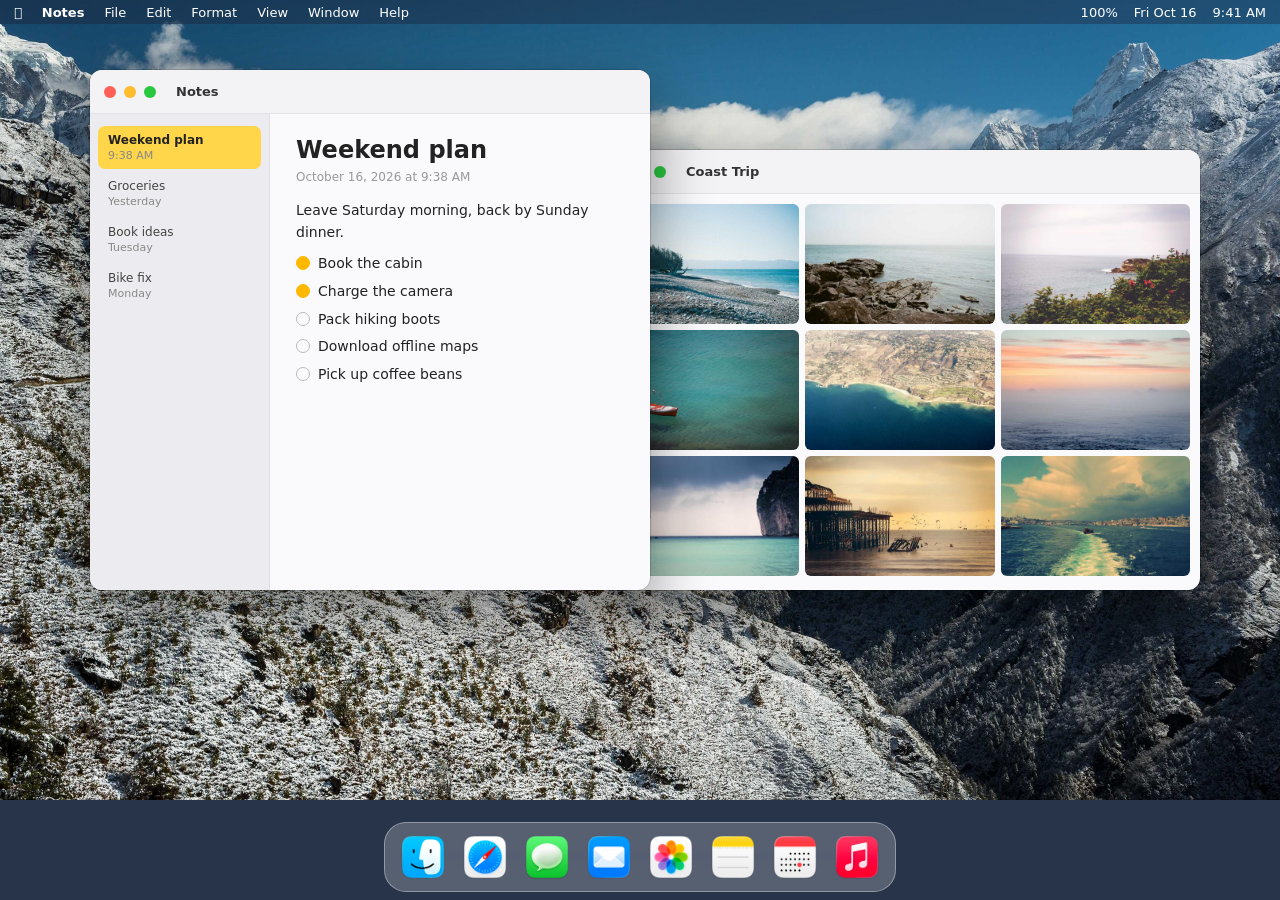
<file: design/app-store/source/desktop.html>
<!doctype html><html><head><meta charset="utf-8"><style>
*{box-sizing:border-box;margin:0;padding:0}
html,body{width:1280px;height:800px;overflow:hidden;font-family:-apple-system,"SF Pro Text",system-ui;-webkit-font-smoothing:antialiased}
body{background:#28344a url(assets/wallpaper.jpg) center/cover no-repeat;}
.menubar{position:absolute;top:0;left:0;right:0;height:24px;background:rgba(30,30,50,.35);backdrop-filter:blur(20px);color:#fff;font-size:13px;display:flex;align-items:center;padding:0 14px;gap:20px}
.menubar b{font-weight:600}.menubar .r{margin-left:auto;display:flex;gap:16px;align-items:center}
.win{position:absolute;background:#fafafc;border-radius:12px;box-shadow:0 22px 60px rgba(0,0,0,.45),0 0 0 .5px rgba(0,0,0,.3);overflow:hidden}
.bar{height:44px;display:flex;align-items:center;padding:0 14px;gap:8px;border-bottom:1px solid #e3e3e8;background:#f3f3f6}
.dot{width:12px;height:12px;border-radius:50%}.d1{background:#ff5f57}.d2{background:#febc2e}.d3{background:#28c840}
.title{font-size:13px;font-weight:600;color:#333;margin-left:12px}
.notes{left:90px;top:70px;width:560px;height:520px;display:flex;flex-direction:column}
.notes .body{display:flex;flex:1}
.side{width:180px;background:#ececf0;border-right:1px solid #e0e0e6;padding:12px 8px;font-size:12px;color:#444}
.side div{padding:7px 10px;border-radius:7px;margin-bottom:3px}.side .sel{background:#ffd54a;color:#222;font-weight:600}
.side small{display:block;color:#888;font-size:11px;margin-top:2px;font-weight:400}
.doc{flex:1;padding:22px 26px;color:#222}
.doc h1{font-size:24px;margin-bottom:6px}.doc .date{color:#999;font-size:12px;margin-bottom:16px}
.doc p,.doc li{font-size:14px;line-height:1.55}.doc ul{margin:10px 0 0 18px}.doc li{margin-bottom:6px}
.chk{display:inline-block;width:14px;height:14px;border:1.5px solid #bbb;border-radius:50%;margin-right:8px;vertical-align:-2px}
.chk.on{background:#ffb800;border-color:#ffb800}
.photos{left:600px;top:150px;width:600px;height:440px}
.grid{display:grid;grid-template-columns:repeat(3,1fr);gap:6px;padding:10px}
.ph{height:120px;border-radius:6px}
.p1{background:#ccc url(assets/photos/13.jpg) center/cover}.p2{background:#ccc url(assets/photos/14.jpg) center/cover}.p3{background:#ccc url(assets/photos/37.jpg) center/cover}.p4{background:#ccc url(assets/photos/124.jpg) center/cover}.p5{background:#ccc url(assets/photos/162.jpg) center/cover}.p6{background:#ccc url(assets/photos/213.jpg) center/cover}.p7{background:#ccc url(assets/photos/218.jpg) center/cover}.p8{background:#ccc url(assets/photos/270.jpg) center/cover}.p9{background:#ccc url(assets/photos/271.jpg) center/cover}
.dock{position:absolute;bottom:8px;left:50%;transform:translateX(-50%);display:flex;gap:10px;padding:8px 12px;background:rgba(255,255,255,.22);backdrop-filter:blur(20px);border-radius:22px;border:.5px solid rgba(255,255,255,.35)}
.app{width:52px;height:52px;background:center/contain no-repeat}
.a1{background-image:url(assets/dock/finder.png)}.a2{background-image:url(assets/dock/safari.png)}.a3{background-image:url(assets/dock/messages.png)}.a4{background-image:url(assets/dock/mail.png)}.a5{background-image:url(assets/dock/photos.png)}.a6{background-image:url(assets/dock/notes.png)}.a7{background-image:url(assets/dock/calendar.png)}.a8{background-image:url(assets/dock/music.png)}
</style></head><body>
<div class="menubar"><b>&#xF8FF;</b><b>Notes</b><span>File</span><span>Edit</span><span>Format</span><span>View</span><span>Window</span><span>Help</span>
<span class="r"><span>100%</span><span>Fri Oct 16</span><span>9:41 AM</span></span></div>
<div class="win photos"><div class="bar"><span class="dot d1"></span><span class="dot d2"></span><span class="dot d3"></span><span class="title">Coast Trip</span></div>
<div class="grid"><div class="ph p1"></div><div class="ph p2"></div><div class="ph p3"></div><div class="ph p4"></div><div class="ph p5"></div><div class="ph p6"></div><div class="ph p7"></div><div class="ph p8"></div><div class="ph p9"></div></div></div>
<div class="win notes"><div class="bar"><span class="dot d1"></span><span class="dot d2"></span><span class="dot d3"></span><span class="title">Notes</span></div>
<div class="body"><div class="side"><div class="sel">Weekend plan<small>9:38 AM</small></div><div>Groceries<small>Yesterday</small></div><div>Book ideas<small>Tuesday</small></div><div>Bike fix<small>Monday</small></div></div>
<div class="doc"><h1>Weekend plan</h1><div class="date">October 16, 2026 at 9:38 AM</div>
<p>Leave Saturday morning, back by Sunday dinner.</p>
<ul style="list-style:none;margin-left:0"><li><span class="chk on"></span>Book the cabin</li><li><span class="chk on"></span>Charge the camera</li><li><span class="chk"></span>Pack hiking boots</li><li><span class="chk"></span>Download offline maps</li><li><span class="chk"></span>Pick up coffee beans</li></ul></div></div></div>
<div class="dock"><div class="app a1"></div><div class="app a2"></div><div class="app a3"></div><div class="app a4"></div><div class="app a5"></div><div class="app a6"></div><div class="app a7"></div><div class="app a8"></div></div>
</body></html>
</file>
